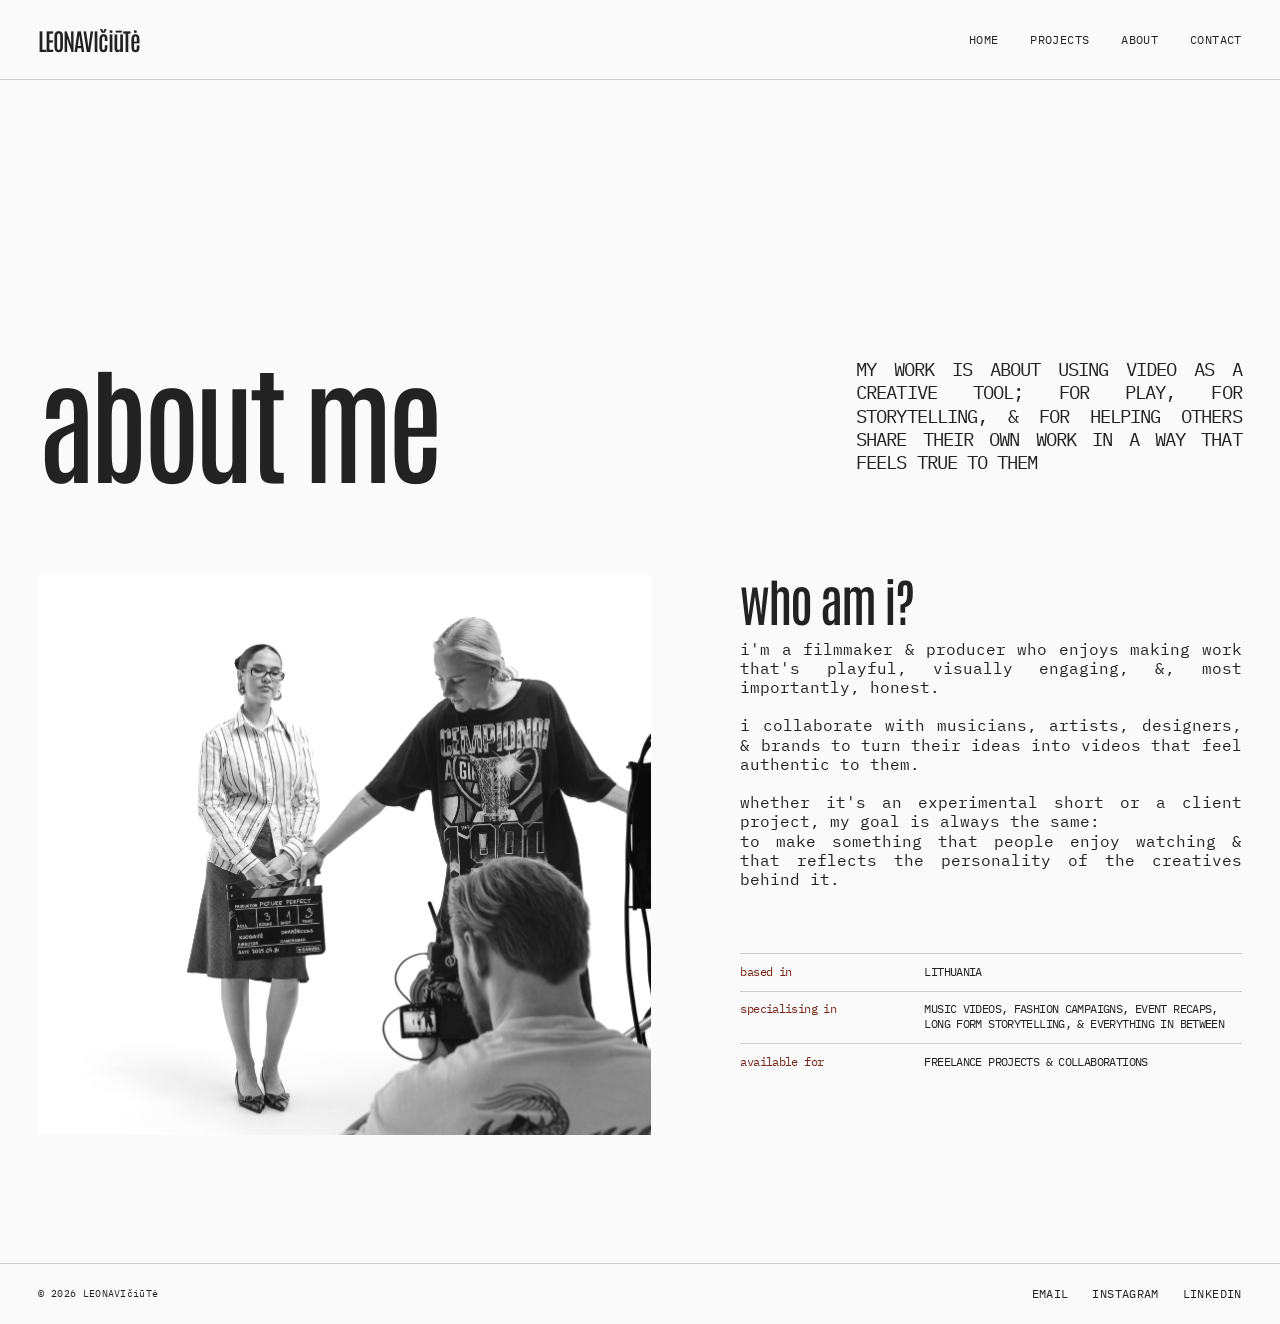
<file: about.html>
<!DOCTYPE html>
<html lang="en">
<head>

  <!-- Google tag (gtag.js) -->
  <script async src="https://www.googletagmanager.com/gtag/js?id=G-7HTBRYNRFB"></script>
  <script>
  window.dataLayer = window.dataLayer || [];
  function gtag(){dataLayer.push(arguments);}
  gtag('js', new Date());

  gtag('config', 'G-7HTBRYNRFB');
  </script>

  <meta charset="UTF-8">

  <meta
    name="viewport"
    content="width=device-width, initial-scale=1.0"
  >

  <title>about | LEONAVIčiūTė</title>
  <link rel="icon" type="image/png" href="assets/favicon.png">

  <link rel="stylesheet" href="css/reset.css">
  <link rel="stylesheet" href="css/style.css">
  <link rel="stylesheet" href="css/responsive.css">
</head>

<body>
  <header class="site-header">
    <a class="site-logo" id="site-logo" href="index.html">
      LEONAVIčiūTė
    </a>

    <button
      class="menu-button"
      type="button"
      aria-expanded="false"
      aria-controls="site-navigation"
    >
      Menu
    </button>

    <nav class="site-nav" id="site-navigation">
      <a href="index.html">HOME</a>
      <a href="projects.html">PROJECTS</a>
      <a href="about.html">ABOUT</a>
      <a href="contact.html">CONTACT</a>
    </nav>
  </header>

  <main class="page-shell">
    <section class="page-intro">
      <h1 class="page-title">about me</h1>

      <p class="page-description">
        MY WORK IS ABOUT USING VIDEO AS A CREATIVE TOOL; FOR PLAY, FOR STORYTELLING, &
        FOR HELPING OTHERS SHARE THEIR OWN WORK IN A WAY THAT FEELS TRUE TO THEM
      </p>
    </section>

    <section class="about-layout">
      <img
        class="about-image"
        src="assets/images/projects/bts-3.jpg"
        alt="PLACEHOLDER PORTRAIT"
        onerror="this.style.background='#d8d8d8';"
      >

      <div class="about-copy">
        <div>
          <h2>who am i?</h2>

          <p>
            i'm a filmmaker & producer who enjoys making work that's playful, visually engaging, &, most importantly, honest.
            <br>
            <br>
            i collaborate with musicians, artists, designers, & brands to turn their ideas into videos that feel authentic to them.
            <br>
            <br>
            whether it's an experimental short or a client project, my goal is always the same:
            <br>
            to make something that people enjoy watching & that reflects the personality of the creatives behind it.
          </p>
        </div>

        <dl class="detail-list">
          <div class="detail-row">
            <dt>based in</dt>
            <dd>LITHUANIA</dd>
          </div>

          <div class="detail-row">
            <dt>specialising in</dt>
            <dd>MUSIC VIDEOS, FASHION CAMPAIGNS, EVENT RECAPS, LONG FORM STORYTELLING, & EVERYTHING IN BETWEEN</dd>
          </div>

          <div class="detail-row">
            <dt>available for</dt>
            <dd>FREELANCE PROJECTS & COLLABORATIONS</dd>
          </div>
        </dl>
      </div>
    </section>
  </main>

  <footer class="site-footer">
    <p>© 2026 LEONAVIčiūTė</p>

    <div class="footer-links">
      <a href="mailto:saule.leonaviciutes@gmail.com">
        EMAIL
      </a>

      <a
        href="https://www.instagram.com/frame___25/"
        target="_blank"
        rel="noopener noreferrer"
      >
        INSTAGRAM
      </a>

      <a
        href="https://www.linkedin.com/in/saule-leonaviciute/"
        target="_blank"
        rel="noopener noreferrer"
      >
        LINKEDIN
      </a>
    </div>
  </footer>


  <script src="js/navigation.js"></script>
</body>
</html>
</file>
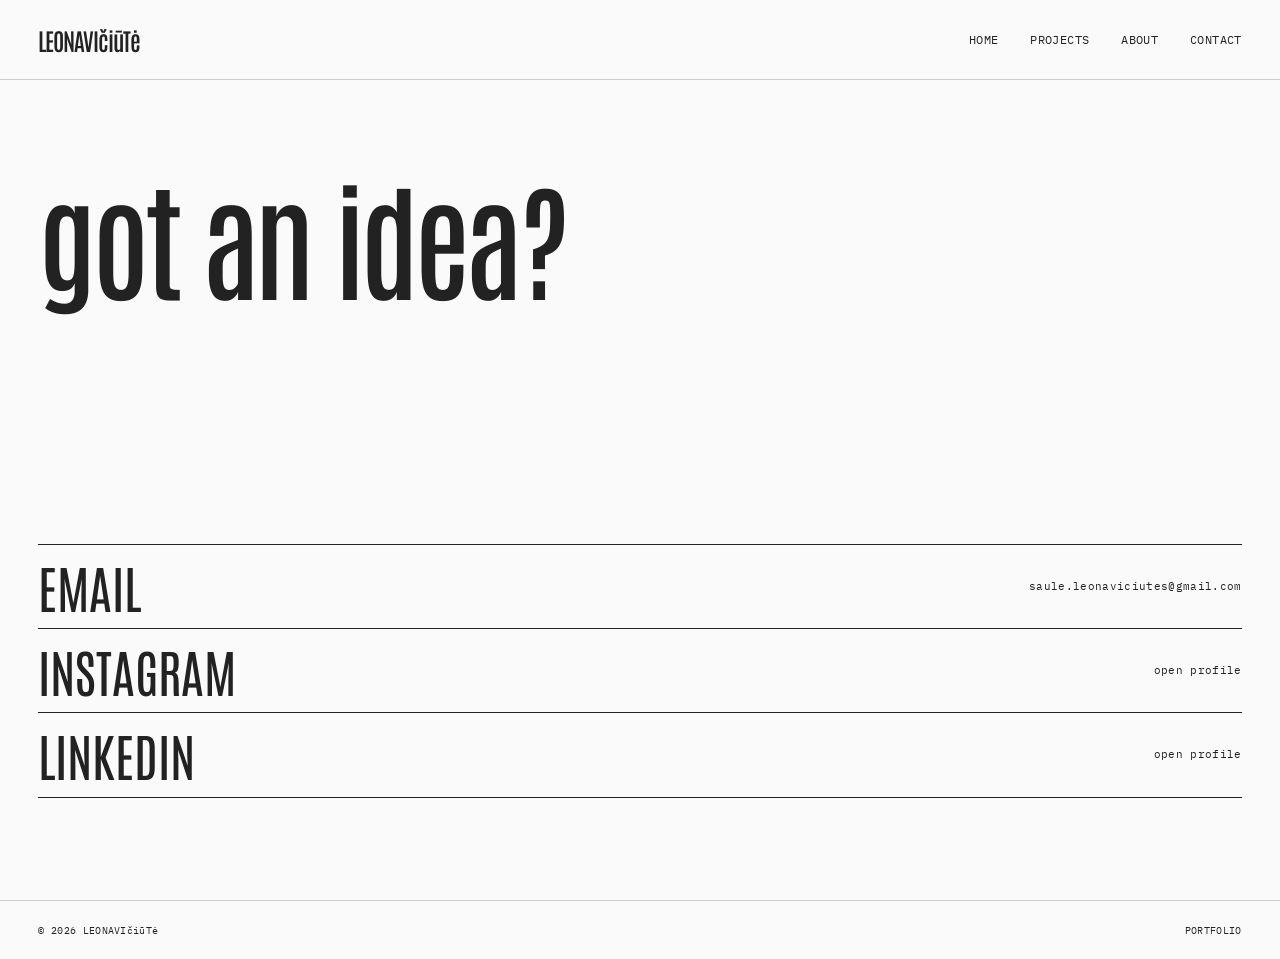
<file: contact.html>
<!DOCTYPE html>
<html lang="en">
<head>
  
  <!-- Google tag (gtag.js) -->
  <script async src="https://www.googletagmanager.com/gtag/js?id=G-7HTBRYNRFB"></script>
  <script>
  window.dataLayer = window.dataLayer || [];
  function gtag(){dataLayer.push(arguments);}
  gtag('js', new Date());

  gtag('config', 'G-7HTBRYNRFB');
  </script>
  
  <meta charset="UTF-8">

  <meta
    name="viewport"
    content="width=device-width, initial-scale=1.0"
  >

  <title>contact | LEONAVIčiūTė</title>
  <link rel="icon" type="image/png" href="assets/favicon.png">

  <link rel="stylesheet" href="css/reset.css">
  <link rel="stylesheet" href="css/style.css">
  <link rel="stylesheet" href="css/responsive.css">
</head>

<body>
  <header class="site-header">
    <a class="site-logo" id="site-logo" href="index.html">
      LEONAVIčiūTė
    </a>

    <button
      class="menu-button"
      type="button"
      aria-expanded="false"
      aria-controls="site-navigation"
    >
      Menu
    </button>

    <nav class="site-nav" id="site-navigation">
      <a href="index.html">HOME</a>
      <a href="projects.html">PROJECTS</a>
      <a href="about.html">ABOUT</a>
      <a href="contact.html">CONTACT</a>
    </nav>
  </header>

  <main class="page-shell">
    <section class="contact-page">
      <h1 class="contact-heading">
        got an idea?
      </h1>

      <div class="contact-links">
        <a href="mailto:saule.leonaviciutes@gmail.com">
          <span>EMAIL</span>
          <span>saule.leonaviciutes@gmail.com</span>
        </a>

        <a
          href="https://www.instagram.com/frame___25/"
          target="_blank"
          rel="noopener noreferrer"
        >
          <span>INSTAGRAM</span>
          <span>open profile</span>
        </a>

        <a
          href="https://www.linkedin.com/in/saule-leonaviciute/"
          target="_blank"
          rel="noopener noreferrer"
        >
          <span>LINKEDIN</span>
          <span>open profile</span>
        </a>
      </div>
    </section>
  </main>

  <footer class="site-footer">
    <p>© 2026 LEONAVIčiūTė</p>
    <p>PORTFOLIO</p>
  </footer>

  <script src="js/navigation.js"></script>
</body>
</html>
</file>
<file: css/style.css>
@import url("https://fonts.googleapis.com/css2?family=Antonio:wght@300;400;500;600;700&display=swap");

@import url('https://fonts.googleapis.com/css2?family=IBM+Plex+Mono:wght@100;200;300;400;500;600;700&display=swap');

@font-face {
  font-family: "Personal Handwriting";
  src: url("../assets/fonts/saule-regular.woff2") format("woff2");
  font-style: normal;
  font-weight: 400;
  font-display: swap;
}

:root {
  --background: #fafafa;
  --text: #222222;
  --rust: #762414;
  --blue: #0014c4;
  --line: rgba(34, 34, 34, 0.2);

  --font-body: "IBM Plex Mono", Monospace, sans-serif;
  --font-display: "Antonio", "Arial Narrow", Arial, sans-serif;
  --font-handwriting: "Personal Handwriting", cursive;

  --page-padding: clamp(1.25rem, 3vw, 3rem);
  --section-gap: clamp(5rem, 10vw, 10rem);
  --header-height: 5rem;
}

body {
  min-height: 100vh;
  background: var(--background);
  color: var(--text);
  font-family: var(--font-body);
  line-height: 1;
}

body.modal-open {
  overflow: hidden;
}

:root {
  --selection-color: var(--blue);
}

::selection {
  background: var(--selection-color);
  color: var(--background);
}

.site-header {
  position: relative;
  z-index: 20;
  display: grid;
  grid-template-columns: 1fr auto;
  align-items: center;
  min-height: var(--header-height);
  padding: 0 var(--page-padding);
  border-bottom: 1px solid var(--line);
}

.site-logo {
  width: fit-content;
  font-family: var(--font-display);
  font-size: 1.5rem;
  font-weight: 600;
  letter-spacing: -0.05em;
  text-transform: none;
}

.site-nav {
  display: flex;
  align-items: center;
  gap: 2rem;
}

.site-nav a,
.footer-links a,
.text-link {
  position: relative;
  font-size: 0.75rem;
  text-transform: none;
  letter-spacing: 0.03em;
}

.site-nav a::after,
.footer-links a::after,
.text-link::after {
  position: absolute;
  right: 0;
  bottom: -0.25rem;
  left: 0;
  height: 1px;
  background: currentColor;
  content: "";
  transform: scaleX(0);
  transform-origin: right;
  transition: transform 180ms ease;
}

.site-nav a:hover::after,
.site-nav a:focus-visible::after,
.footer-links a:hover::after,
.footer-links a:focus-visible::after,
.text-link:hover::after,
.text-link:focus-visible::after {
  transform: scaleX(1);
  transform-origin: left;
}

.menu-button {
  display: none;
  font-size: 0.75rem;
  text-transform: none;
}

.page-shell {
  padding: 0 var(--page-padding);
}

.hero {
  position: relative;
  min-height: calc(100vh - var(--header-height));
  overflow: hidden;
  padding: clamp(2rem, 5vw, 5rem) 0;
}

.hero-title {
  position: relative;
  z-index: 3;
  max-width: 13ch;
  margin: 0 auto;
  text-align: center;
  font-family: var(--font-display);
  font-size: clamp(3.5rem, 9vw, 9rem);
  font-weight: 800;
  line-height: 1;
  letter-spacing: -0.05em;
  text-transform: none;
  top: -50px;
}

.hero-title span {
  display: block;
}

.hero-subtitle {
  margin-top: 0.75rem;
  color: var(--rust);
  font-family: var(--font-display);
  font-size: clamp(1rem, 2vw, 1.5rem);
  font-weight: 400;
  letter-spacing: -0.05em;
  text-transform: none;
}

.hero-note {
  position: absolute;
  max-width: 15rem;
  font-size: 0.72rem;
  line-height: 1.35;
  text-transform: none;
  letter-spacing: 0.03em;
}

.hero-note strong {
  display: block;
  margin-bottom: 0.4rem;
  font-family: var(--font-display);
  font-size: 1rem;
  font-weight: 500;
}

.hero-note--one {
  top: 29%;
  left: 2%;
}

.hero-note--two {
  top: 52%;
  left: 26%;
}

.hero-note--three {
  bottom: 15%;
  left: 7%;
}

.hero-note--four {
  right: 5%;
  bottom: 28%;
}

.hero-image-strip {
  position: absolute;
  right: 3%;
  top: 10%;
  z-index: 2;
  display: grid;
  width: clamp(7rem, 13vw, 12rem);
  gap: 0.25rem;
}

.hero-image-strip img {
  width: 100%;
  aspect-ratio: 16 / 9;
  object-fit: cover;
  filter: grayscale(100%);
  background: #d9d9d9;
}

.hero-links {
  position: absolute;
  right: 2%;
  bottom: 8%;
  display: grid;
  gap: 0.75rem;
  text-align: right;
}

.section {
  padding: var(--section-gap) 0;
  border-top: 1px solid var(--line);
}

.section-header {
  display: grid;
  grid-template-columns: 1fr auto;
  align-items: end;
  gap: 2rem;
  margin-bottom: 3rem;
}

.section-kicker {
  color: var(--rust);
  font-size: 0.7rem;
  letter-spacing: -0.05em;
  text-transform: none;
}

.section-title {
  margin-top: 0.5rem;
  font-family: var(--font-display);
  font-size: clamp(3rem, 7vw, 7rem);
  font-weight: 500;
  line-height: 0.9;
  letter-spacing: -0.07em;
  text-transform: none;
}

.featured-grid,
.projects-grid {
  display: grid;
  grid-template-columns: repeat(12, 1fr);
  gap: 2rem 1rem;
}

.project-card {
  grid-column: span 4;
  align-self: start;
}

.project-card:nth-child(3n + 2) {
  margin-top: 5rem;
}

.project-card:nth-child(3n + 3) {
  margin-top: 1.5rem;
}

.project-button {
  display: block;
  width: 100%;
  text-align: left;
}

.project-image-wrap {
  position: relative;
  overflow: hidden;
  background: #dedede;
}

.project-image-wrap::after {
  position: absolute;
  inset: 0;
  background: var(--blue);
  content: "";
  mix-blend-mode: multiply;
  opacity: 0;
  transition: opacity 200ms ease;
}

.project-card:hover .project-image-wrap::after,
.project-button:focus-visible .project-image-wrap::after {
  opacity: 0.25;
}

.project-image {
  width: 100%;
  aspect-ratio: 4 / 3;
  object-fit: cover;
  filter: saturate(0.85);
  transition: transform 400ms ease;
}

.project-card:hover .project-image {
  transform: scale(1.025);
}

.project-meta {
  display: grid;
  grid-template-columns: 1fr auto;
  gap: 1rem;
  padding-top: 0.7rem;
  border-top: 1px solid var(--blue);
}

.project-title {
  font-family: var(--font-display);
  font-size: 1.35rem;
  font-weight: 500;
  line-height: 1;
  text-transform: none;
  margin-bottom: 0.5rem;
  letter-spacing: -0.05em;
}

.project-category,
.project-year {
  font-size: 0.65rem;
  letter-spacing: 0.03em;
  text-transform: none;
  letter-spacing: -0.05em;
}

.project-description {
  max-width: 35rem;
  margin-top: 0.5rem;
  font-size: 0.8rem;
  letter-spacing: -0.05em;
}

.project-details {
  margin-top: 0.6rem;
  font-size: 0.68rem;
  text-transform: none;
  letter-spacing: 0.01em;
}

.page-intro {
  display: grid;
  grid-template-columns: minmax(0, 1.3fr) minmax(16rem, 0.7fr);
  gap: clamp(2rem, 8vw, 8rem);
  min-height: 55vh;
  padding: clamp(4rem, 8vw, 8rem) 0;
  align-items: end;
  text-align: justify;
  line-height: 1.2;
  font-weight: 400;
}

.page-title {
  max-width: 8ch;
  font-family: var(--font-display);
  font-size: clamp(4rem, 10vw, 10rem);
  font-weight: 500;
  line-height: 0.84;
  letter-spacing: -0.05em;
  text-transform: none;
}

.page-description {
  max-width: 32rem;
  font-size: clamp(1rem, 1.5vw, 1.3rem);
  letter-spacing: -0.05em;
}

.filters {
  display: flex;
  flex-wrap: wrap;
  gap: 0.6rem 1.4rem;
  margin-bottom: 3rem;
}

.filter-button {
  padding-bottom: 0.2rem;
  border-bottom: 1px solid transparent;
  font-size: 0.7rem;
  text-transform: none;
}

.filter-button:hover,
.filter-button:focus-visible,
.filter-button.is-active {
  border-color: var(--rust);
  color: var(--rust);
}

.about-layout {
  display: grid;
  grid-template-columns: minmax(0, 1.1fr) minmax(18rem, 0.9fr);
  gap: clamp(2rem, 7vw, 7rem);
  padding-bottom: var(--section-gap);
}

.about-image {
  width: 100%;
  min-height: 35rem;
  object-fit: cover;
  filter: grayscale(100%);
  background: #d8d8d8;
}

.about-copy {
  display: grid;
  align-content: start;
  gap: 3rem;
}

.about-copy h2,
.contact-block h2 {
  font-family: var(--font-display);
  font-size: clamp(2rem, 4vw, 4rem);
  font-weight: 500;
  line-height: 0.95;
  text-transform: none;
  letter-spacing: -0.05em;
  margin-bottom: 1rem;
}

.about-copy p {
  max-width: 42rem;
  text-align: justify;
  line-height: 1.2;
}

.detail-list {
  display: grid;
  gap: 0.75rem;
}

.detail-row {
  display: grid;
  grid-template-columns: 8rem 1fr;
  gap: 1rem;
  padding-top: 0.6rem;
  border-top: 1px solid var(--line);
  font-size: 0.78rem;
  line-height: 1.2;
  letter-spacing: -0.05em;
}

.detail-row dt {
  color: var(--rust);
  text-transform: none;
  line-height: 1.2;
  letter-spacing: -0.05em;
}

.contact-page {
  display: grid;
  min-height: calc(100vh - var(--header-height));
  padding: clamp(4rem, 8vw, 8rem) 0;
  align-content: space-between; 
}

.contact-heading {
  max-width: 12ch;
  font-family: var(--font-display);
  font-size: clamp(4rem, 10vw, 10rem);
  font-weight: 500;
  line-height: 0.84;
  letter-spacing: -0.04em;
  text-transform: none;
}

.contact-links {
  display: grid;
  margin-top: 4rem;
}

.contact-links a {
  display: grid;
  grid-template-columns: 1fr auto;
  align-items: center;
  padding: 1rem 0;
  border-top: 1px solid var(--text);
  font-family: var(--font-display);
  font-size: clamp(1.5rem, 4vw, 4rem);
  text-transform: none;
}

.contact-links a:last-child {
  border-bottom: 1px solid var(--text);
}

.contact-links a:hover {
  color: var(--blue);
}

.contact-links span:last-child {
  font-family: var(--font-body);
  font-size: 0.7rem;
  letter-spacing: 0.03em;
  transform-style: uppercase;
}

.site-footer {
  display: grid;
  grid-template-columns: 1fr auto;
  gap: 2rem;
  padding: 1.5rem var(--page-padding);
  border-top: 1px solid var(--line);
  font-size: 0.65rem;
  text-transform: none;
  letter-spacing: 0.03em;
}

.footer-links {
  display: flex;
  gap: 1.5rem;
}

.modal {
  position: fixed;
  inset: 0;
  z-index: 100;
  display: none;
  padding: clamp(1rem, 3vw, 3rem);
  background: rgba(34, 34, 34, 0.96);
  color: var(--background);
}

.modal.is-open {
  display: grid;
  place-items: center;
}

.modal-content {
  position: relative;
  width: min(100%, 80rem);
}

.modal-close {
  position: absolute;
  right: 0;
  bottom: calc(100% + 0.8rem);
  color: var(--background);
  font-size: 0.7rem;
  text-transform: none;
  letter-spacing: 0.03em;
}

.video-frame {
  width: 100%;
  aspect-ratio: 16 / 9;
}

.video-frame.is-vertical {
  width: min(100%, 28rem);
  margin: 0 auto;
  aspect-ratio: 9 / 16;
  max-height: 80vh;
}

.video-frame iframe {
  width: 100%;
  height: 100%;
  border: 0;
}

.modal-meta {
  display: grid;
  grid-template-columns: 1fr auto;
  gap: 1rem;
  margin-top: 1rem;
}

.modal-title {
  font-family: var(--font-display);
  font-size: clamp(1.5rem, 3vw, 3rem);
  text-transform: none;
}

.modal-description {
  max-width: 42rem;
  margin-top: 0.5rem;
  font-size: 0.85rem;
}

.placeholder-image {
  display: grid;
  min-height: 12rem;
  background:
    linear-gradient(135deg, transparent 49%, rgba(34, 34, 34, 0.12) 50%, transparent 51%),
    #e0ded8;
  place-items: center;
  color: rgba(34, 34, 34, 0.45);
  font-size: 0.7rem;
  text-transform: none;
  letter-spacing: 0.03em;
}

:focus-visible {
  outline: 2px solid var(--blue);
  outline-offset: 4px;
}

.hero-category-link {
  display: block;
  color: var(--text);
  text-decoration: none;
  cursor: pointer;
  transition:
    color 180ms ease,
    transform 180ms ease;
}

.hero-category-link strong,
.hero-category-link span {
  color: inherit;
  transition: color 180ms ease;
}

.hero-category-link--blue:hover,
.hero-category-link--blue:focus-visible,
.hero-category-link--blue:hover strong,
.hero-category-link--blue:hover span,
.hero-category-link--blue:focus-visible strong,
.hero-category-link--blue:focus-visible span {
  color: var(--blue);
}

.site-logo {
    transition: color 180ms ease;
}

.site-logo.logo-blue {
    color: var(--blue);
}

.site-logo.logo-red {
    color: var(--rust);
}
</file>
<file: css/responsive.css>
@media (max-width: 900px) {
  .hero {
    min-height: 48rem;
  }

  .hero-note--two {
    left: 16%;
  }

  .project-card {
    grid-column: span 6;
  }

  .project-card:nth-child(n) {
    margin-top: 0;
  }

  .project-card:nth-child(even) {
    margin-top: 4rem;
  }

  .page-intro,
  .about-layout {
    grid-template-columns: 1fr;
  }

  .page-title {
    max-width: 10ch;
  }

  .about-image {
    min-height: 25rem;
    max-height: 70vh;
  }
}

@media (max-width: 700px) {
  :root {
    --header-height: 4.5rem;
  }

  .site-header {
    grid-template-columns: 1fr auto;
  }

  .menu-button {
    display: block;
  }

  .site-nav {
    position: absolute;
    top: 100%;
    right: 0;
    left: 0;
    display: none;
    padding: 1.5rem var(--page-padding);
    border-bottom: 1px solid var(--line);
    background: var(--background);
  }

  .site-nav.is-open {
    display: grid;
  }

  .site-nav a {
    font-family: var(--font-display);
    font-size: 2rem;
  }

  .hero {
    display: flex;
    min-height: auto;
    padding: 4rem 0 2rem;
    flex-direction: column;
  }

  .hero-title {
    order: 1;
    margin: 0;
    text-align: left;
  }

  .hero-image-strip {
    position: static;
    order: 2;
    width: 100%;
    margin-top: 3rem;
    grid-template-columns: repeat(3, 1fr);
  }

  .hero-note {
    position: static;
    order: 3;
    max-width: none;
    margin-top: 2rem;
    padding-top: 0.7rem;
    border-top: 1px solid var(--line);
  }

  .hero-links {
    position: static;
    order: 4;
    margin-top: 3rem;
    text-align: left;
  }

  .section-header {
    grid-template-columns: 1fr;
  }

  .featured-grid,
  .projects-grid {
    grid-template-columns: 1fr;
  }

  .project-card {
    grid-column: auto;
  }

  .project-card:nth-child(n) {
    margin-top: 0;
  }

  .project-image {
    aspect-ratio: 16 / 10;
  }

  .page-intro {
    min-height: auto;
  }

  .detail-row {
    grid-template-columns: 1fr;
    gap: 0.25rem;
  }

  .site-footer {
    grid-template-columns: 1fr;
  }

  .footer-links {
    flex-wrap: wrap;
  }

  .modal-meta {
    grid-template-columns: 1fr;
  }
}

@media (max-width: 480px) {
  .hero-title {
    font-size: clamp(3.6rem, 19vw, 6rem);
  }

  .page-title,
  .contact-heading {
    font-size: clamp(3.5rem, 18vw, 6rem);
  }

  .contact-links a {
    grid-template-columns: 1fr;
    gap: 0.3rem;
  }
}

@media (prefers-reduced-motion: reduce) {
  *,
  *::before,
  *::after {
    scroll-behavior: auto !important;
    transition-duration: 0.01ms !important;
    animation-duration: 0.01ms !important;
    animation-iteration-count: 1 !important;
  }
}

.modal-content {
  width: min(90vw, 60rem) !important;
  margin: 0 auto;
}
</file>
